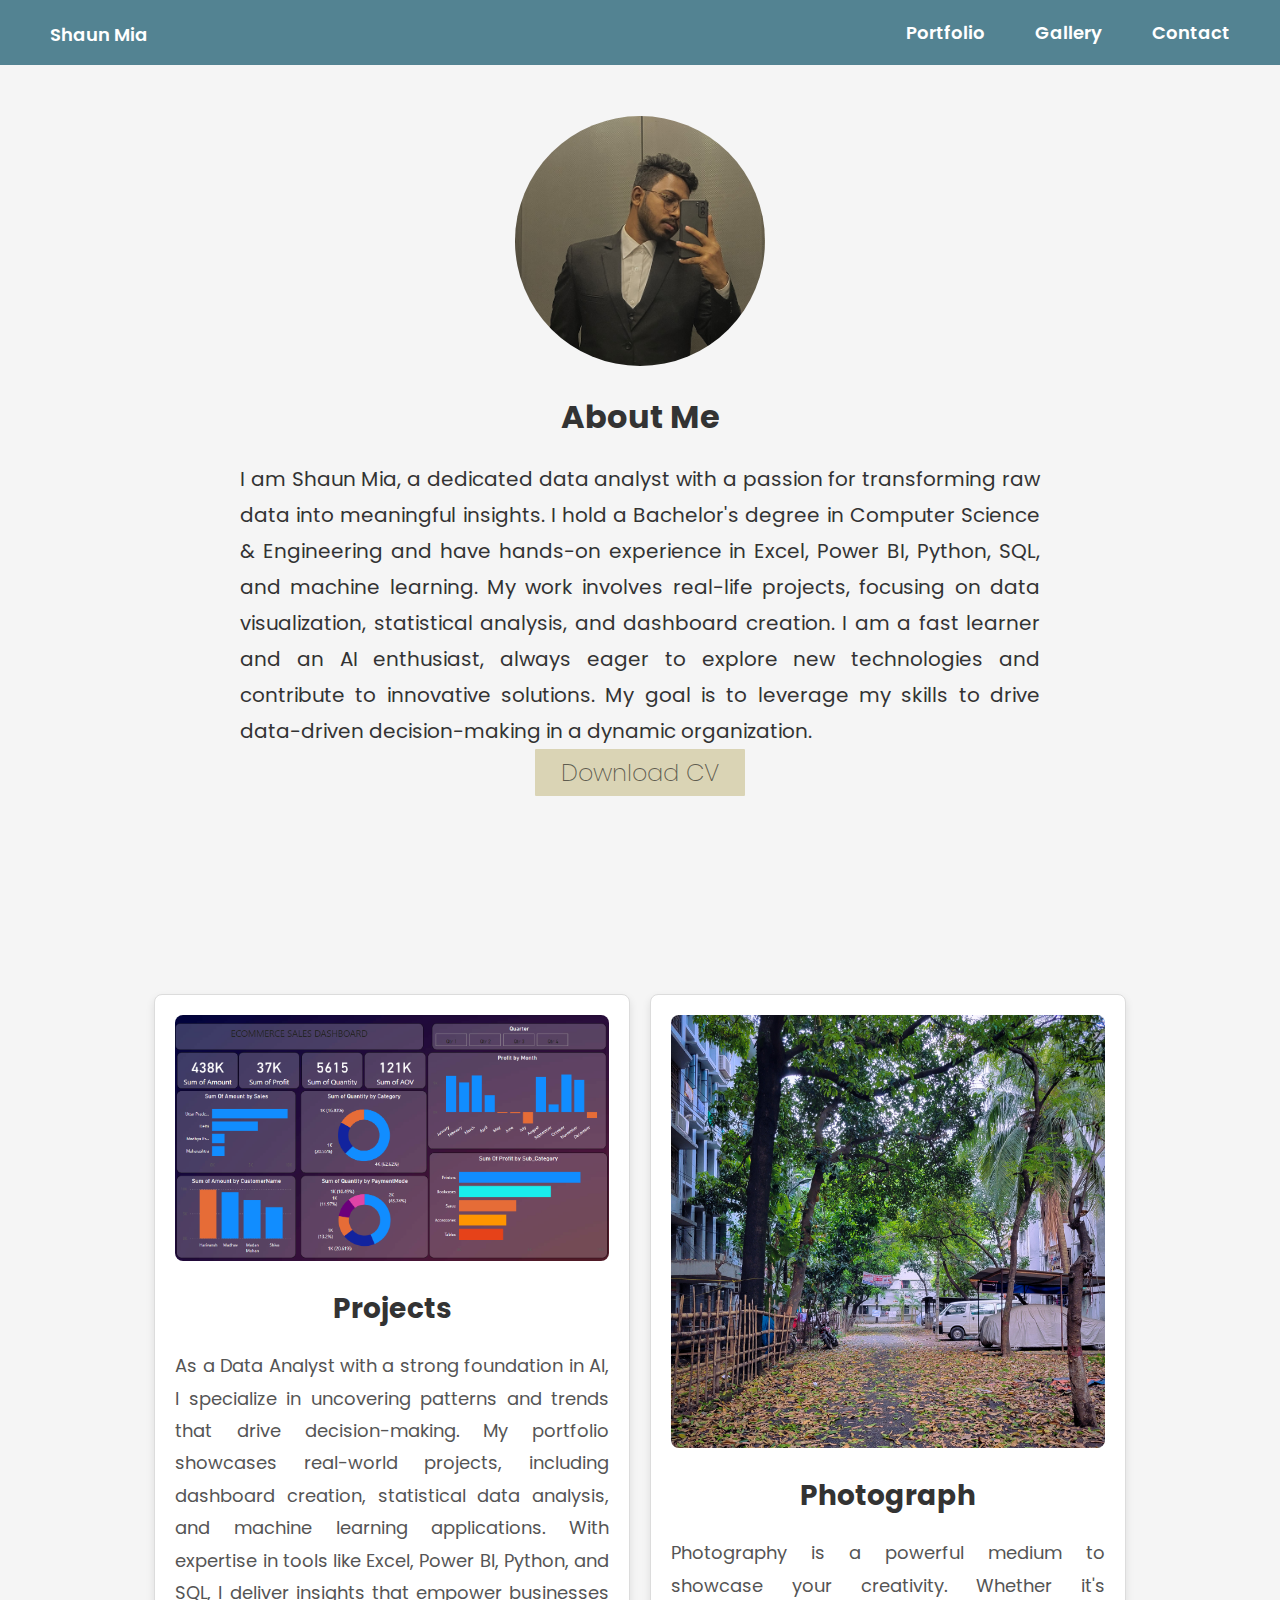
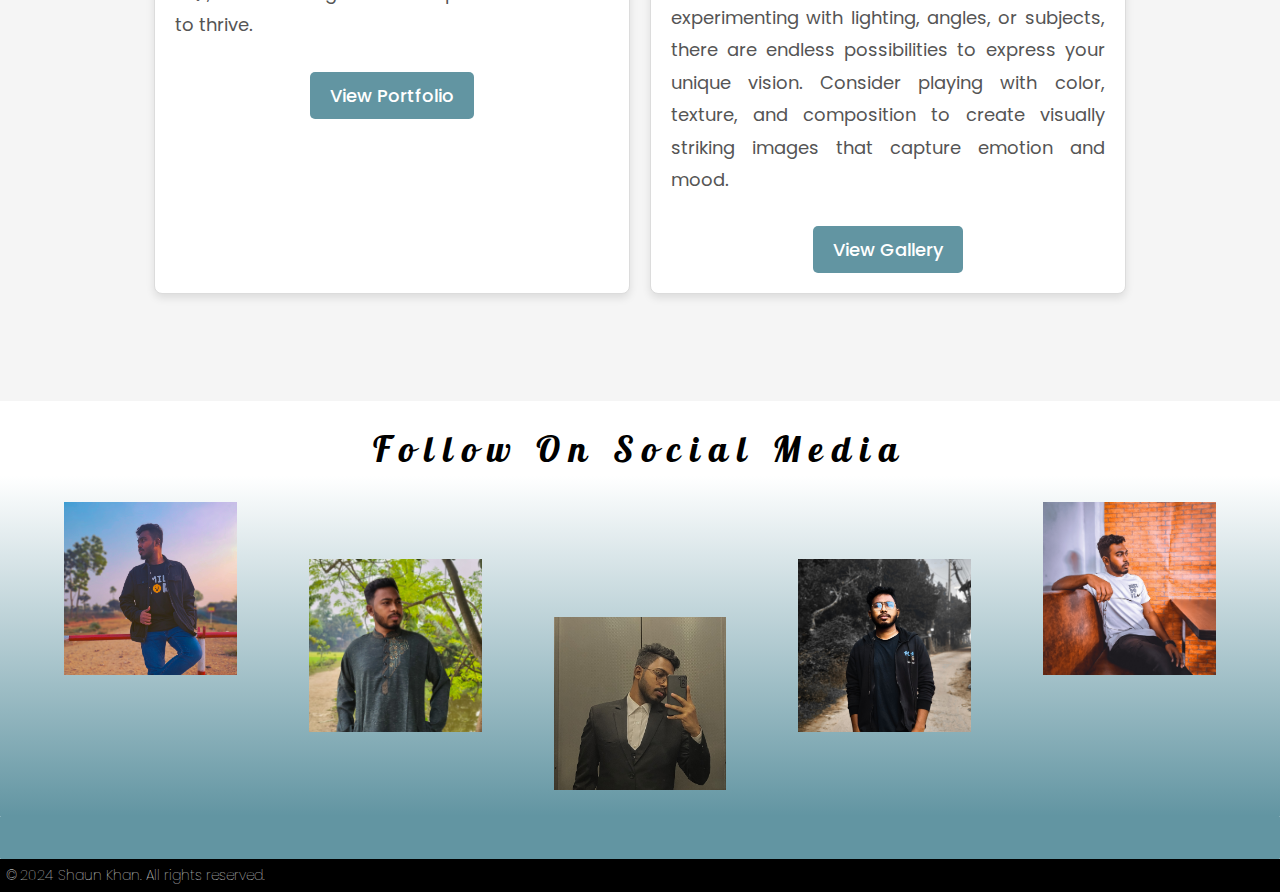
<file: index.html>
<!DOCTYPE html>
<html lang="en">

<head>
    <meta charset="UTF-8">
    <meta http-equiv="X-UA-Compatible" content="IE=edge">
    <meta name="viewport" content="width=device-width, initial-scale=1.0">
    <title>Shaun Mia</title>
         <!-- add icon link -->
     <link rel="icon" href="./image/Logo.png"
     type="image/x-icon" />

    <!-- Font style -->
    <link rel="preconnect" href="https://fonts.googleapis.com">
    <link rel="preconnect" href="https://fonts.gstatic.com" crossorigin>
    <link href="https://fonts.googleapis.com/css2?family=Pattaya&family=Poppins&display=swap" rel="stylesheet">

    <!-- Font Awesome -->
    <link rel="stylesheet" href="https://cdnjs.cloudflare.com/ajax/libs/font-awesome/6.3.0/css/all.min.css"
        integrity="sha512-SzlrxWUlpfuzQ+pcUCosxcglQRNAq/DZjVsC0lE40xsADsfeQoEypE+enwcOiGjk/bSuGGKHEyjSoQ1zVisanQ=="
        crossorigin="anonymous" referrerpolicy="no-referrer" />

    <!-- CSS files -->
    <link rel="stylesheet" href="./styles/style.css">
</head>

<body>
    <!-- Navigation Bar -->
    <header class="header">
        <nav>
            <h2 class="nav-title"><a href="./index.html">Shaun Mia</a></h2>
            <ul class="navbar">
                <li><a class="section" href="./Portfolio.html">Portfolio</a></li>
                <li><a class="section" href="./Gallery.html">Gallery</a></li>
                <li><a class="section" href="./Contact.html">Contact</a></li>
            </ul>
        </nav>
    </header>

    <!-- About Me Section -->
    <section class="home_container">
        <div class="about_me">
            <img src="./image/Shaun.jpg" alt="Shaun Mia">
            <h2 class="about_me_header">About Me</h2>
            <p class="about_me_text">
                I am Shaun Mia, a dedicated data analyst with a passion for transforming raw data into
                meaningful insights. I hold a Bachelor's degree in Computer Science & Engineering and have hands-on
                experience in Excel,
                Power BI, Python, SQL, and machine learning. My work involves real-life projects, focusing on data
                visualization, statistical
                analysis, and dashboard creation. I am a fast learner and an AI enthusiast, always eager to explore new
                technologies and contribute to innovative solutions. My goal is to leverage my skills to drive
                data-driven decision-making in a
                dynamic organization.
            </p>
            <button class="bio_button"><a href="./Shaun_Mia_Resume.pdf" target="_blank">Download CV</a></button>
        </div>
    </section>

    <!-- Projects Section -->
    <section class="home_container">
        <div class="portfolio_container">
            <div class="portfolio_box">
                <img src="./image/Dashboard_4.png" alt="Portfolio Image">
                <h2 class="portfolio_title">Projects</h2>
                <p class="portfolio_description">
                    As a Data Analyst with a strong foundation in AI, I specialize in uncovering
                    patterns and trends that drive decision-making. My portfolio showcases real-world projects,
                    including dashboard creation, statistical data analysis, and machine learning applications.
                    With expertise in tools like Excel, Power BI, Python, and SQL, I deliver insights that empower
                    businesses to thrive.
                </p>
                <a href="./Portfolio.html" class="project_button">View Portfolio</a>
            </div>

            <div class="portfolio_box">
                <img src="./image/photo.jpg" alt="Portfolio Image">
                <h2 class="portfolio_title">Photograph</h2>
                <p class="portfolio_description">
                    Photography is a powerful medium to showcase your creativity. Whether it's experimenting with
                    lighting, angles, or subjects, there are endless possibilities to express your unique vision.
                    Consider playing with color, texture, and composition to create visually striking images that
                    capture emotion and mood.
                </p>
                <a href="./Gallery.html" class="project_button">View Gallery</a>
            </div>
        </div>
    </section>

    <!-- Footer Section -->
    <h3 class="footer_head">Follow On Social Media</h3>
    <section class="footer_part">
        <img class="image_1" src="./image/shaun_1.jpg">
        <img class="image_2" src="./image/shaun_2.jpg">
        <img class="image_3" src="./image/shaun_3.jpg">
        <img class="image_4" src="./image/shaun_4.jpg">
        <img class="image_5" src="./image/shaun_5.jpg">
    </section>
    <footer class="contact">
        <p>
            <a href="Tel:+8801976133731"><i class="fa-solid fa-phone"></i></a>
            <a href="mailto:shaunmia.cse@gmail.com"><i class="fa-solid fa-envelope"></i></a>
            <a href="https://github.com/shaun-mia" target="_blank"><i class="fa-brands fa-github"></i></a>
            <a href="https://www.facebook.com/nameisshaun" target="_blank"><i class="fa-brands fa-facebook-f"></i></a>
            <a href="https://instagram.com/nameisshaun" target="_blank"><i class="fa-brands fa-instagram"></i></a>
            <a href="https://twitter.com/shaun__khan" target="_blank"><i class="fa-brands fa-twitter"></i></a>
            <a href="https://www.linkedin.com/in/shaun-mia" target="_blank"><i class="fa-brands fa-linkedin"></i></a>
        </p>
    </footer>



    <div class="rights_reserved">
        <p>&copy; 2024 Shaun Khan. All rights reserved.</p>
    </div>
</body>

</html>
</file>
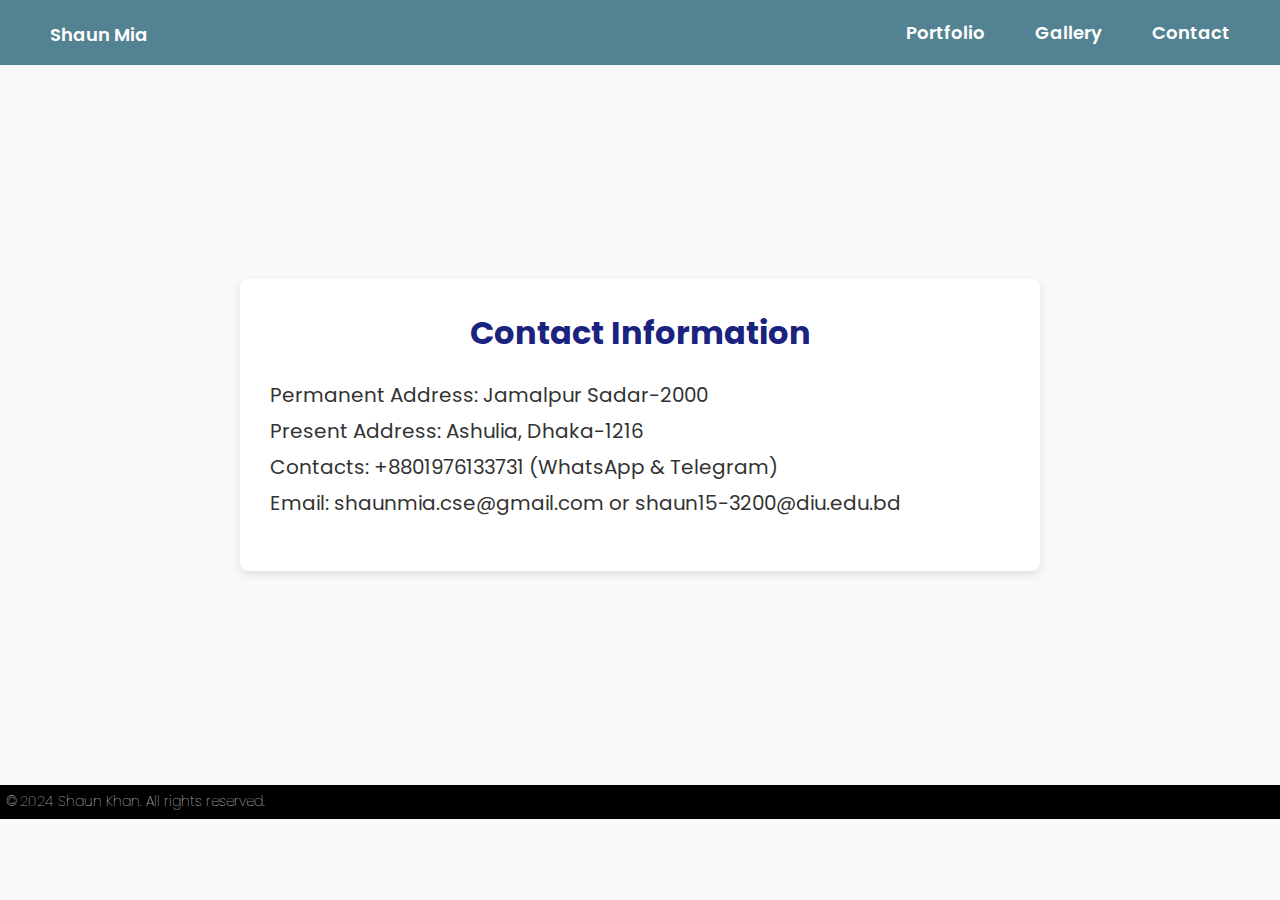
<file: Contact.html>
<!DOCTYPE html>
<html lang="en">

<head>
    <meta charset="UTF-8">
    <meta http-equiv="X-UA-Compatible" content="IE=edge">
    <meta name="viewport" content="width=device-width, initial-scale=1.0">
    <title>Shaun Khan - Contact </title>

    <!-- font style-->
    <link rel="preconnect" href="https://fonts.googleapis.com">
    <link rel="preconnect" href="https://fonts.gstatic.com" crossorigin>
    <link href="https://fonts.googleapis.com/css2?family=Pattaya&family=Poppins&display=swap" rel="stylesheet">

    <!-- font awesome -->
    <link rel="stylesheet" href="https://cdnjs.cloudflare.com/ajax/libs/font-awesome/6.3.0/css/all.min.css"
        integrity="sha512-SzlrxWUlpfuzQ+pcUCosxcglQRNAq/DZjVsC0lE40xsADsfeQoEypE+enwcOiGjk/bSuGGKHEyjSoQ1zVisanQ=="
        crossorigin="anonymous" referrerpolicy="no-referrer" />

    <!-- css files -->
    <link rel="stylesheet" href="./styles/style.css">
</head>

<body>
    <!-- navigation bar -->
    <header class="header">
        <nav>
            <h2 class="nav-title"><a href="./index.html">Shaun Mia</a></h2>
            <ul class="navbar">
                <li><a class="section" href="./Portfolio.html">Portfolio</a></li>
                <li><a class="section" href="./Gallery.html">Gallery</a></li>
                <li><a class="section" href="./Contact.html">Contact</a></li>

            </ul>
        </nav>
    </header>


    <!-- Contact Section -->
    <section class="contact_page">
        <div class="contact_box">
            <h3 class="contact_header">Contact Information</h3>
            <div class="contact_info">Permanent Address: Jamalpur Sadar-2000 <br>
                Present Address: Ashulia, Dhaka-1216<br>
                Contacts: +8801976133731 (WhatsApp & Telegram) <br>
                Email: shaunmia.cse@gmail.com or shaun15-3200@diu.edu.bd
                <footer id="contact">
                    <p>
                        <a href="Tel:+8801976133731"><i class="fa-solid fa-phone"></i></a>
                        <a href="mailto:shaunmia.cse@gmail.com"><i class="fa-solid fa-envelope"></i></a>
                        <a href="https://github.com/shaun-mia" target="_blank"><i class="fa-brands fa-github"></i></a>
                        <a href="https://www.facebook.com/nameisshaun" target="_blank"><i
                                class="fa-brands fa-facebook-f"></i></a>
                        <a href="https://instagram.com/nameisshaun" target="_blank"><i
                                class="fa-brands fa-instagram"></i></a>
                        <a href="https://twitter.com/shaun__khan" target="_blank"><i
                                class="fa-brands fa-twitter"></i></a>
                        <a href="https://www.linkedin.com/in/shaun-mia" target="_blank"><i
                                class="fa-brands fa-linkedin"></i></a>
                    </p>


            </div>
        </div>
    </section>

    <div class="rights_reserved">
       <p>&copy; 2024 Shaun Khan. All rights reserved.</p>
    </div>
</body>

</html>
</file>
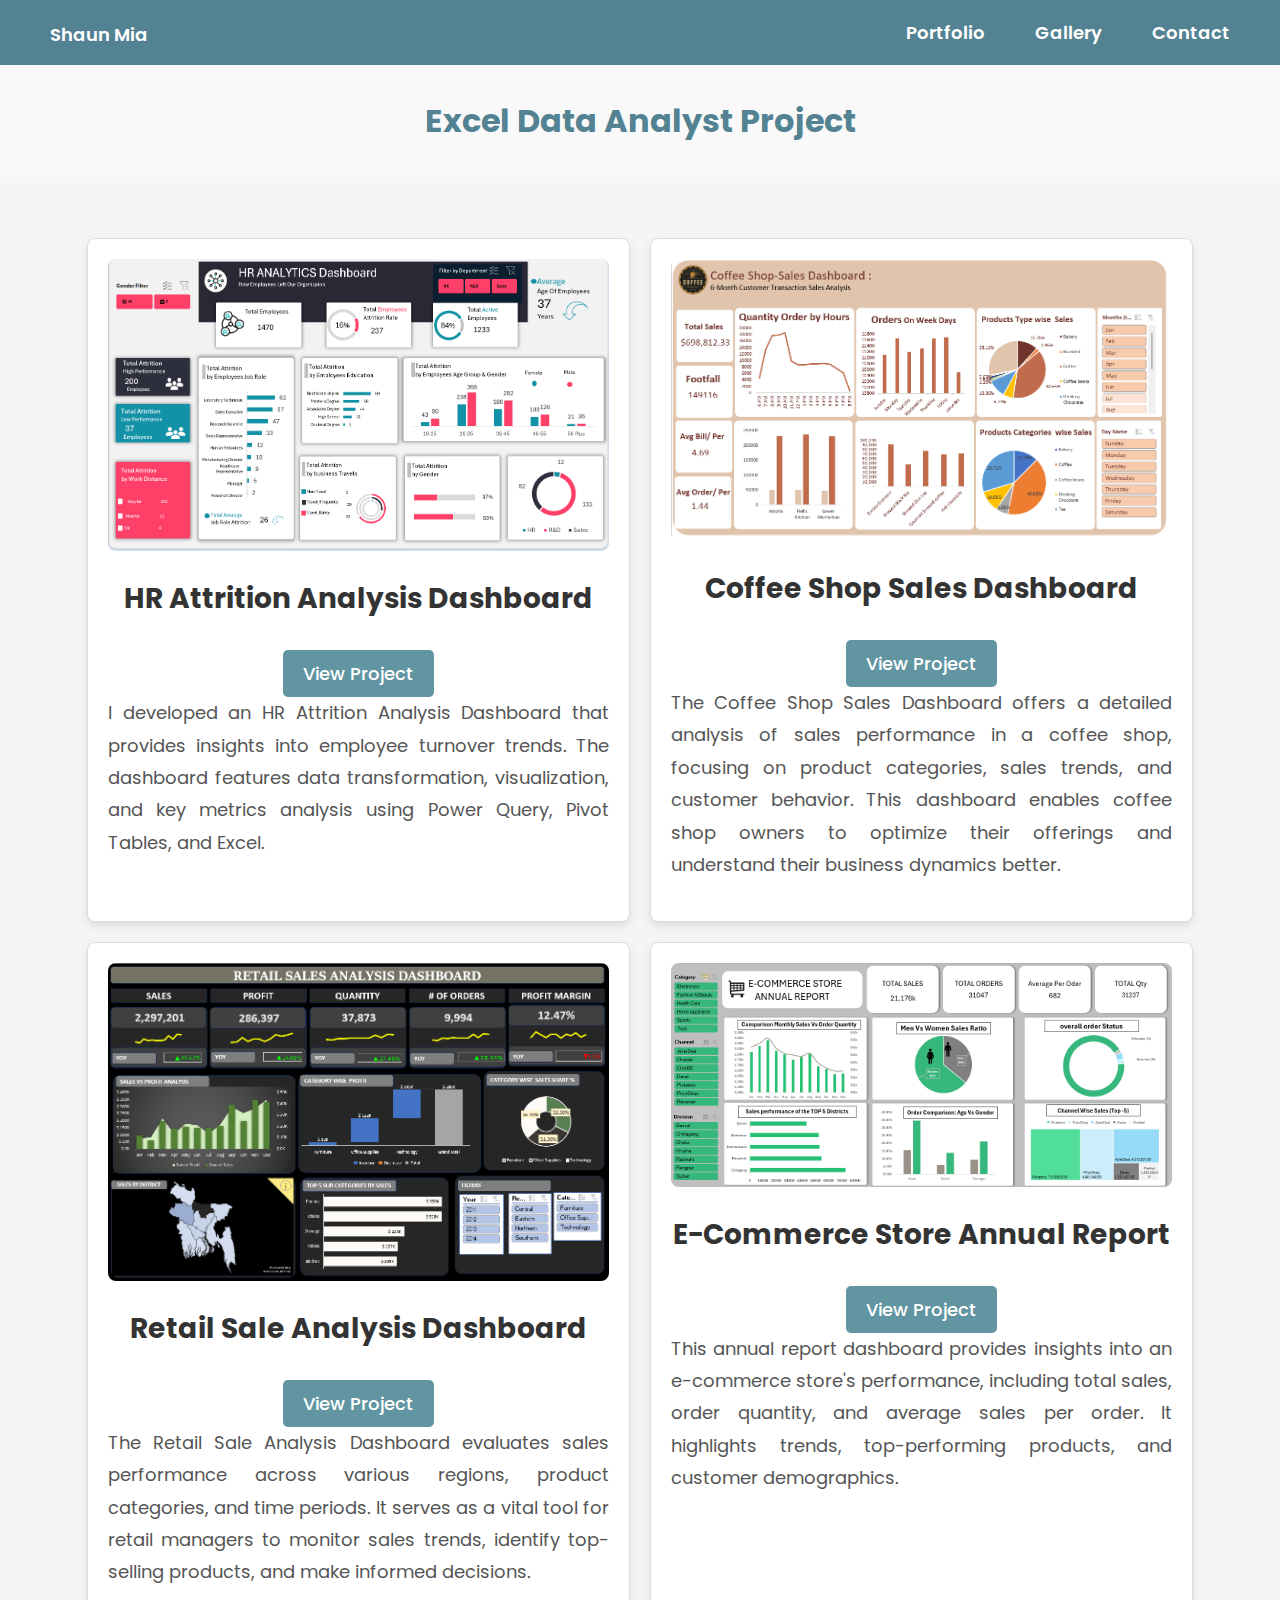
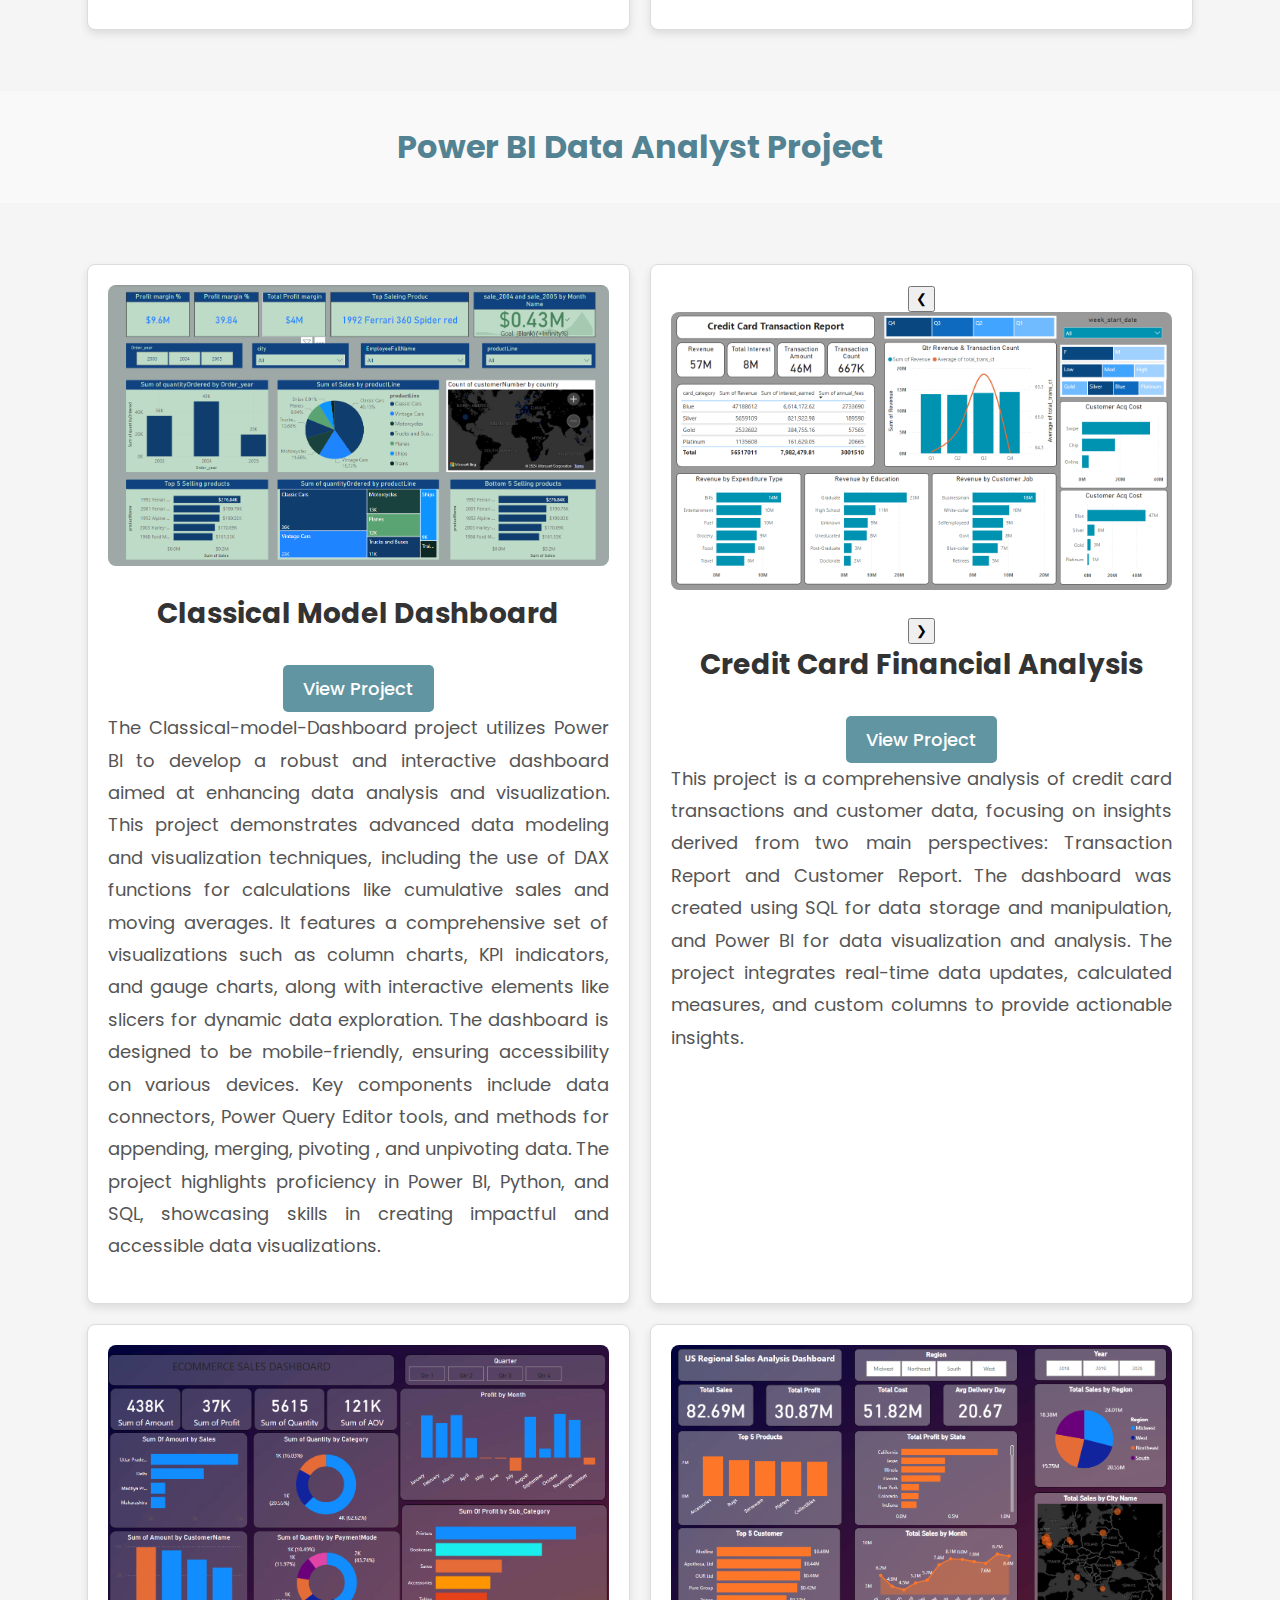
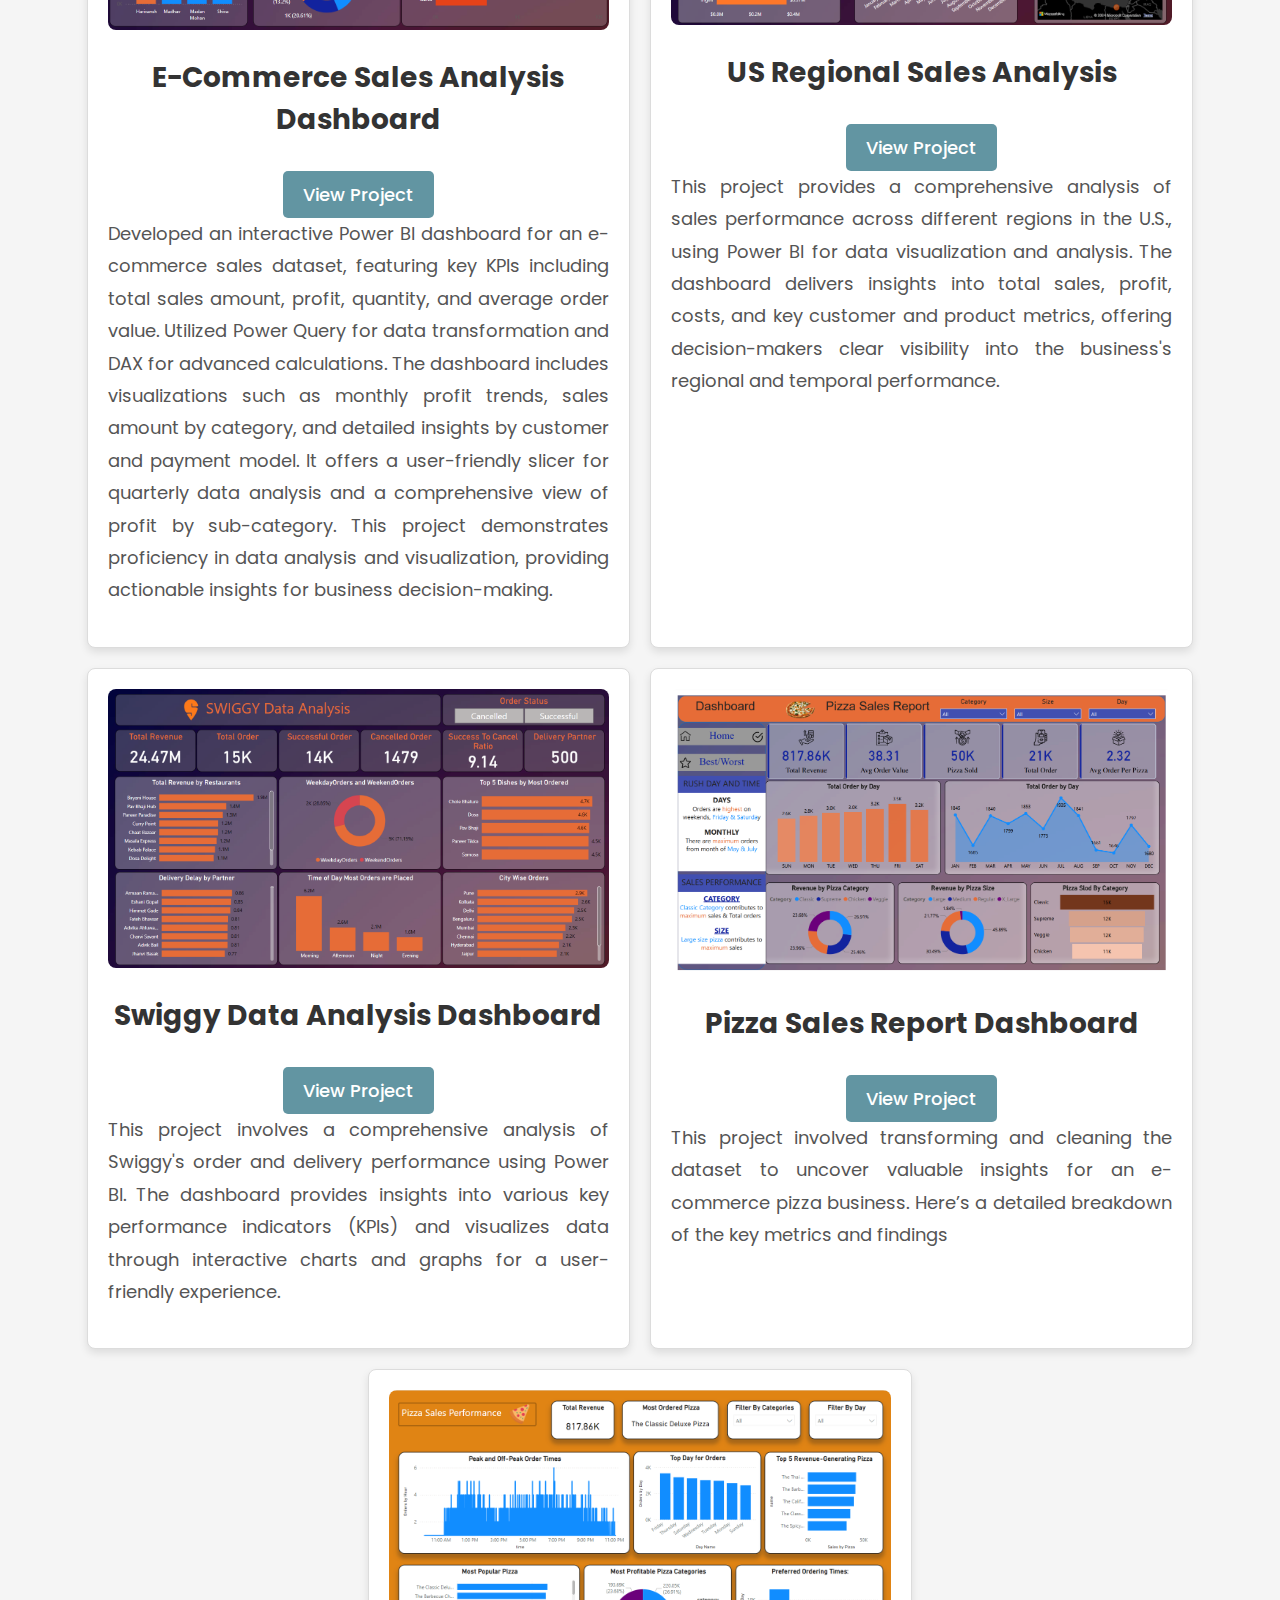
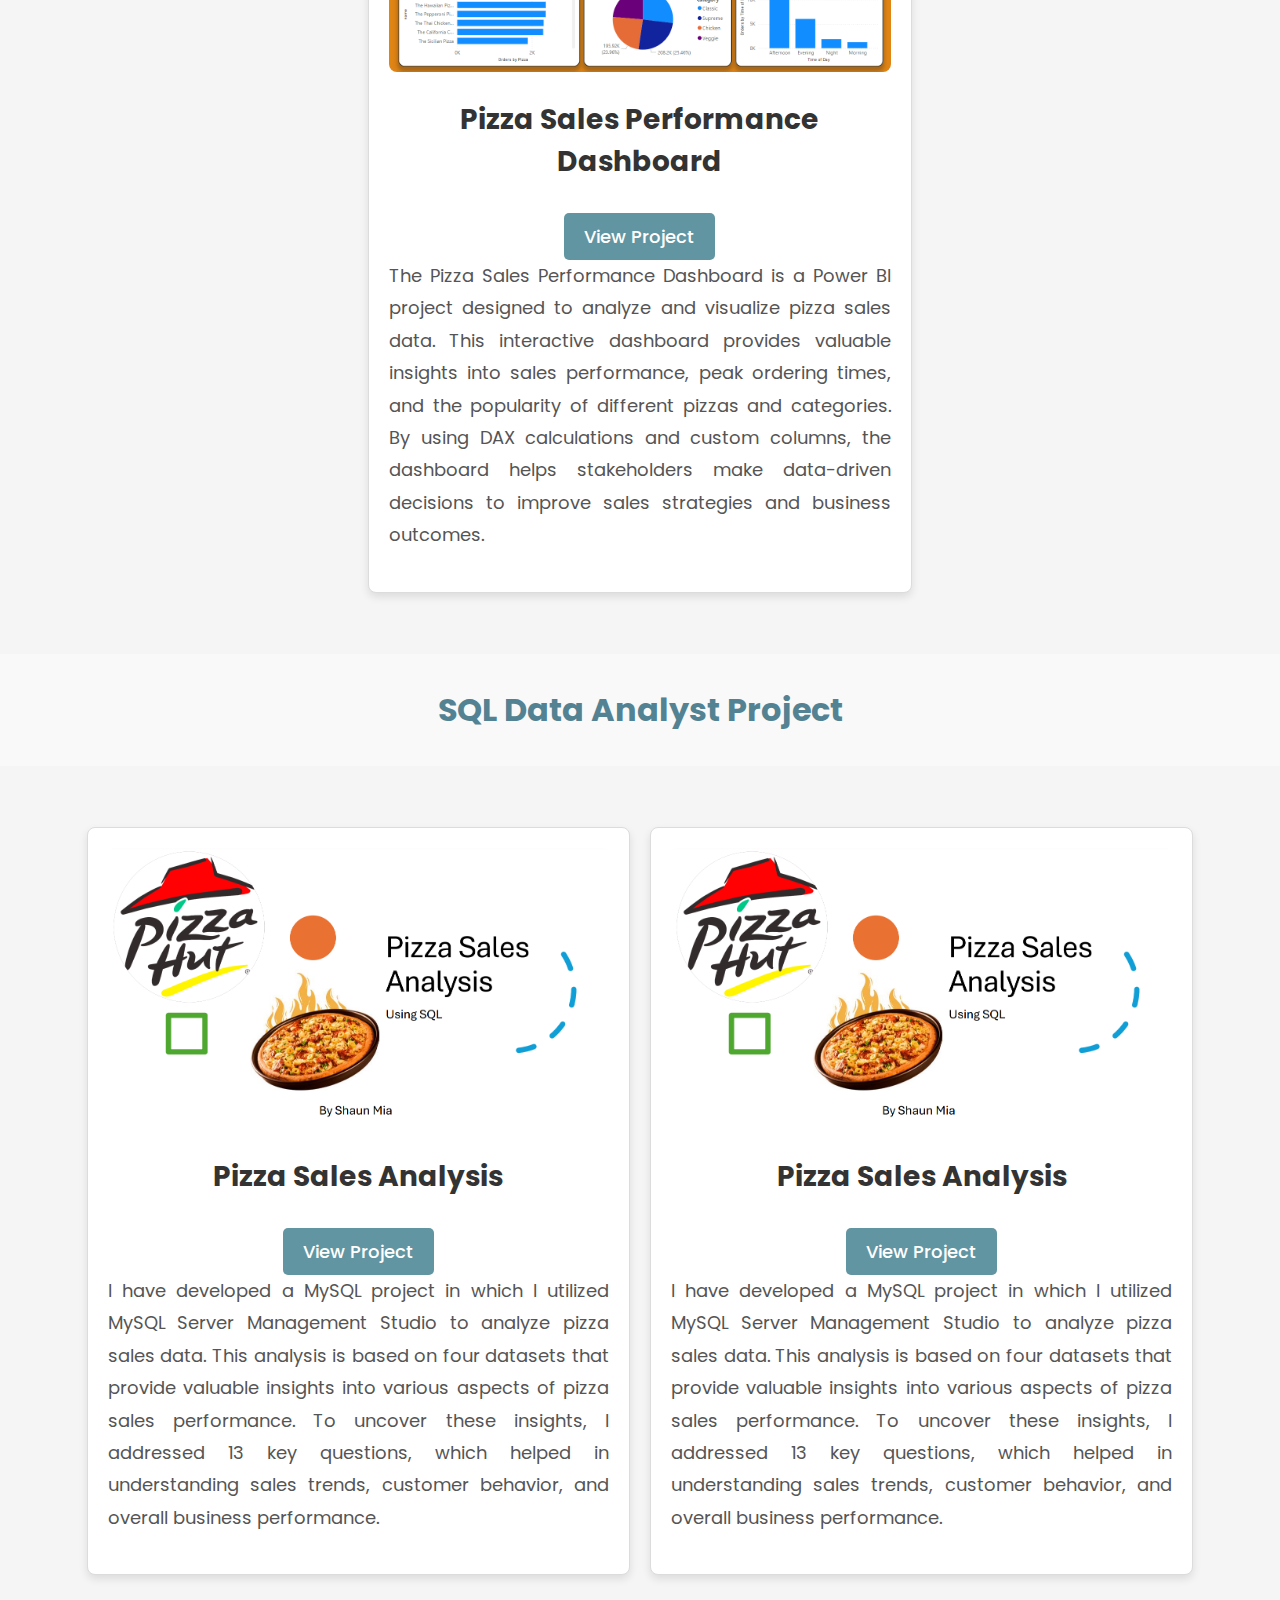
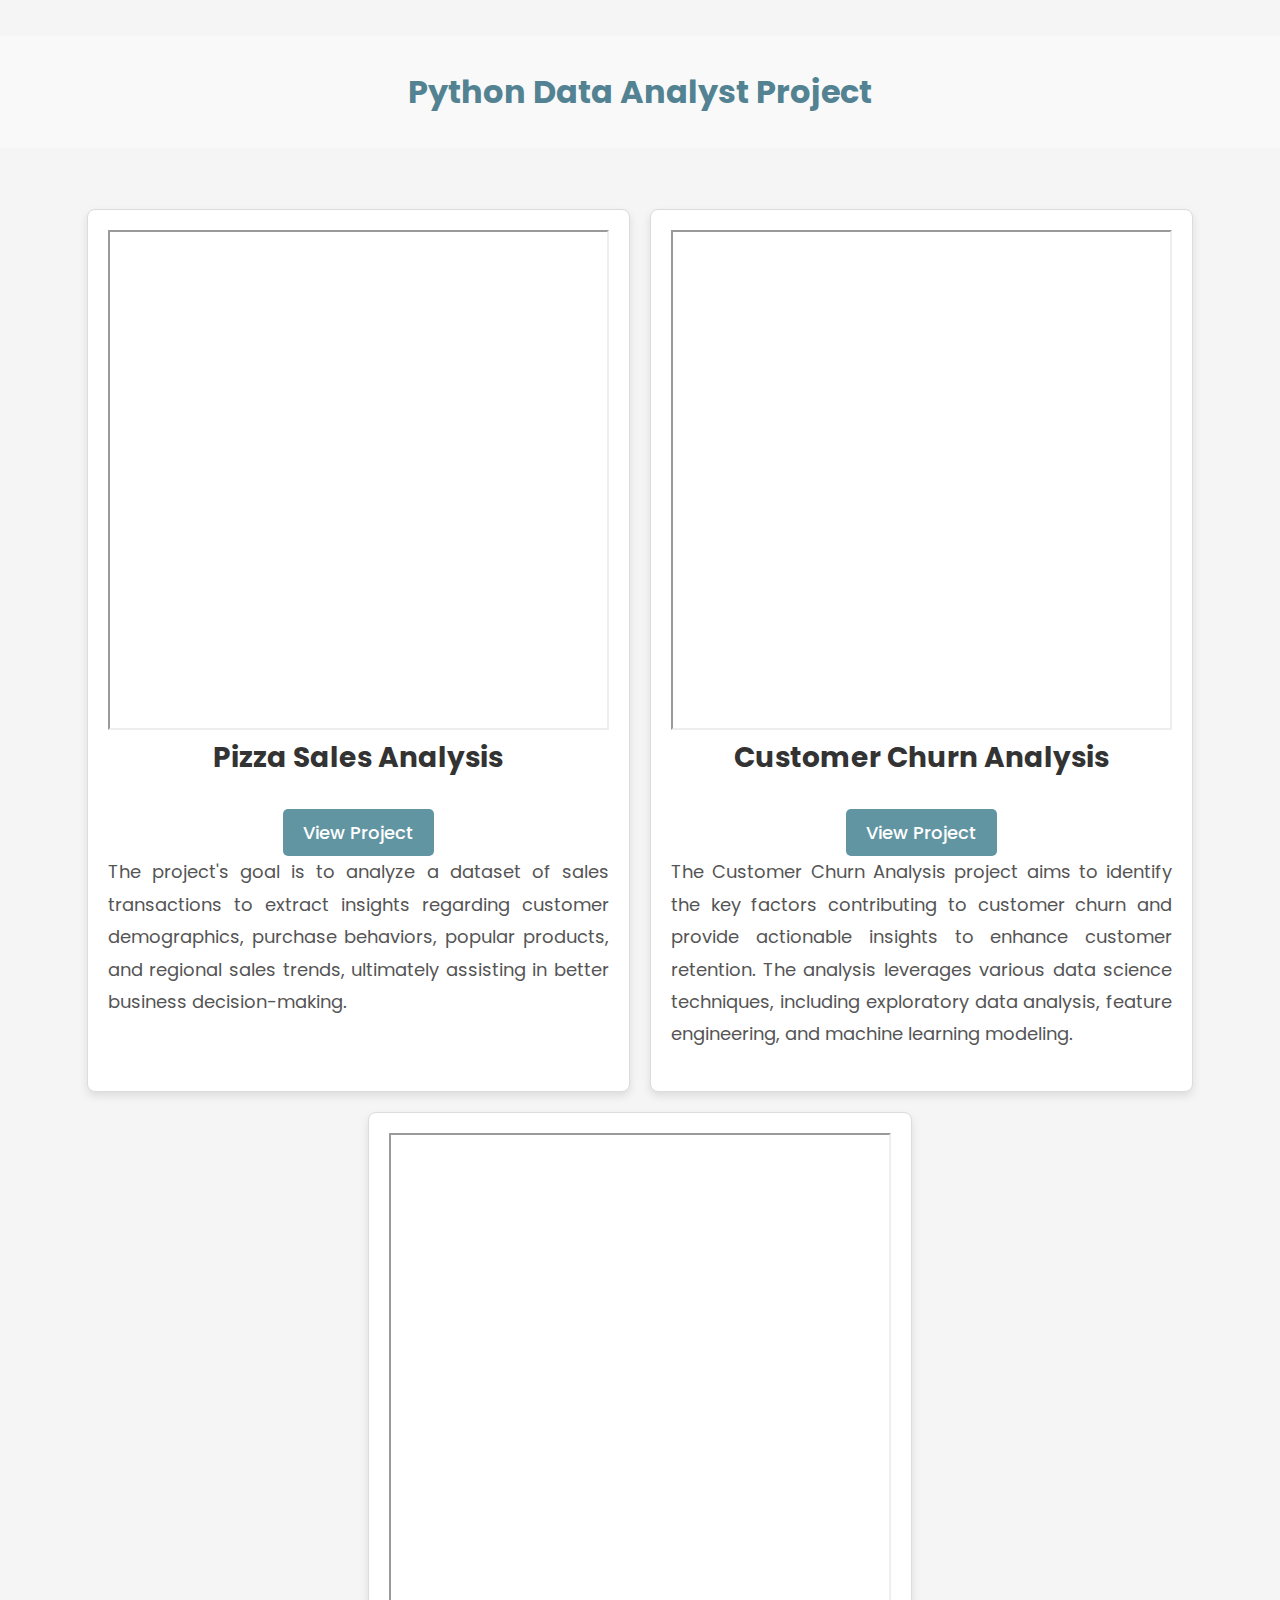
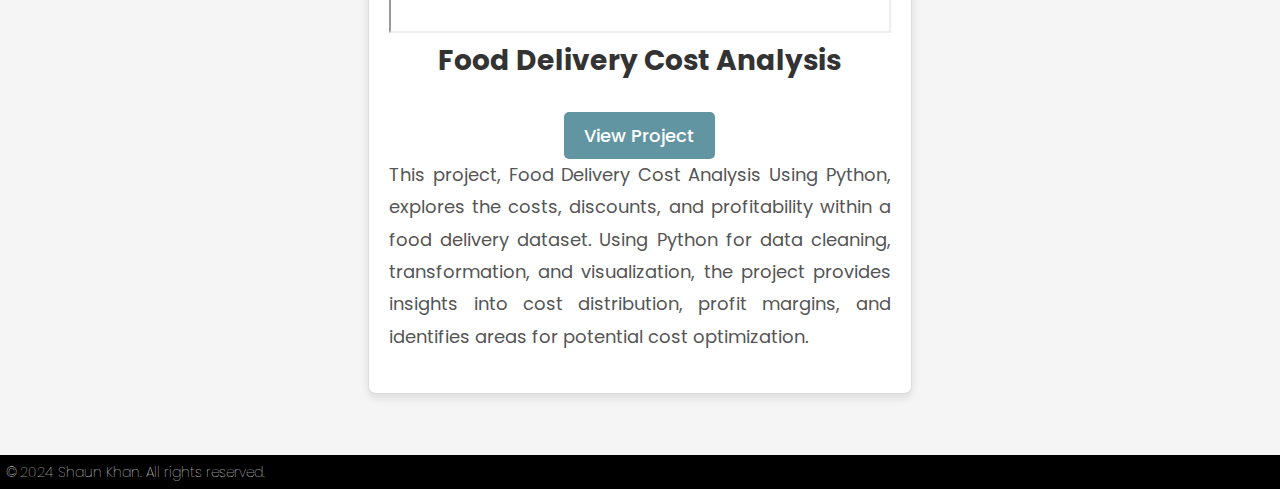
<file: Portfolio.html>
<!DOCTYPE html>
<html lang="en">

<head>
    <meta charset="UTF-8">
    <meta http-equiv="X-UA-Compatible" content="IE=edge">
    <meta name="viewport" content="width=device-width, initial-scale=1.0">
    <title>Shaun Khan - Portfolio</title>
    <!-- add icon link -->
    <link rel="icon" href="./image/Logo.png" type="image/x-icon" />

    <!-- font style-->
    <link rel="preconnect" href="https://fonts.googleapis.com">
    <link rel="preconnect" href="https://fonts.gstatic.com" crossorigin>
    <link href="https://fonts.googleapis.com/css2?family=Pattaya&family=Poppins&display=swap" rel="stylesheet">

    <!-- font awesome -->
    <link rel="stylesheet" href="https://cdnjs.cloudflare.com/ajax/libs/font-awesome/6.3.0/css/all.min.css"
        integrity="sha512-SzlrxWUlpfuzQ+pcUCosxcglQRNAq/DZjVsC0lE40xsADsfeQoEypE+enwcOiGjk/bSuGGKHEyjSoQ1zVisanQ=="
        crossorigin="anonymous" referrerpolicy="no-referrer" />

    <!-- css files -->
    <link rel="stylesheet" href="./styles/style.css">
    <script src="https://mozilla.github.io/pdf.js/build/pdf.js"></script>

</head>

<body>
    <!-- navigation bar -->
    <header class="header">
        <nav>
            <h2 class="nav-title"><a href="./index.html">Shaun Mia</a></h2>
            <ul class="navbar">
                <li><a class="section" href="./Portfolio.html">Portfolio</a></li>
                <li><a class="section" href="./Gallery.html">Gallery</a></li>
                <li><a class="section" href="./Contact.html">Contact</a></li>
            </ul>
        </nav>
    </header>

    <!-- Excel section -->
    <section>
        <h3 class="portfolio_heading">Excel Data Analyst Project </h3>
        <div class="portfolio_container">
            <div class="portfolio_box">
                <img src="./image/Dashboard_1.png" alt="HR Attrition Analysis Dashboard">
                <h2 class="portfolio_title">HR Attrition Analysis Dashboard</h2>
                <a class="view_project_button"
                    href="https://github.com/shaun-mia/Excel-dashboard-Project?tab=readme-ov-file#2-hr-attrition-dashboard"
                    target="_blank">View Project</a>
                <p class="portfolio_description">
                    I developed an HR Attrition Analysis Dashboard that provides insights into employee turnover trends.
                    The
                    dashboard features data transformation, visualization, and key metrics analysis using Power Query,
                    Pivot
                    Tables, and Excel.
                </p>
            </div>
            <div class="portfolio_box">
                <img src="./image/Coffee.png" alt="Coffee Shop Sales Dashboard">
                <h2 class="portfolio_title">Coffee Shop Sales Dashboard</h2>
                <a class="view_project_button"
                    href="https://github.com/shaun-mia/Excel-dashboard-Project?tab=readme-ov-file#1-coffee-shop-sales-dashboard"
                    target="_blank">View Project</a>
                <p class="portfolio_description">
                    The Coffee Shop Sales Dashboard offers a detailed analysis of sales performance in a coffee shop,
                    focusing on product categories, sales trends, and customer behavior. This dashboard enables
                    coffee shop owners to optimize their offerings and understand their business dynamics better.
                </p>
            </div>

            <div class="portfolio_box">
                <img src="./image/Dashboard.png" alt="Retail Sale Analysis Dashboard">
                <h2 class="portfolio_title">Retail Sale Analysis Dashboard</h2>
                <a class="view_project_button"
                    href="https://github.com/shaun-mia/Excel-dashboard-Project?tab=readme-ov-file#3-retail-sale-analysis-dashboard"
                    target="_blank">View Project</a>
                <p class="portfolio_description">
                    The Retail Sale Analysis Dashboard evaluates sales performance across
                    various regions, product categories, and time periods.
                    It serves as a vital tool for retail managers to monitor sales trends,
                    identify top-selling products, and make informed decisions.
                </p>
            </div>
            <div class="portfolio_box">
                <img src="./image/Dashboard_2.png" alt="E-Commerce Store Annual Report">
                <h2 class="portfolio_title">E-Commerce Store Annual Report</h2>
                <a class="view_project_button"
                    href="https://github.com/shaun-mia/Excel-dashboard-Project?tab=readme-ov-file#4-e-commerce-store-annual-report"
                    target="_blank">View Project</a>
                <p class="portfolio_description">
                    This annual report dashboard provides insights into an e-commerce store's performance,
                    including total sales, order quantity, and average sales per order.
                    It highlights trends, top-performing products, and customer demographics.
                </p>
            </div>
        </div>
    </section>

    <!-- Power BI section -->
    <section>
        <h3 class="portfolio_heading">Power BI Data Analyst Project </h3>
        <div class="portfolio_container">
            <div class="portfolio_box">
                <img src="./image/Dashboard_3.png" alt="Classical Model Dashboard">
                <h2 class="portfolio_title">Classical Model Dashboard</h2>
                <a class="view_project_button" href="https://github.com/shaun-mia/Classical-model-Dashboard"
                    target="_blank">View Project</a>
                <p class="portfolio_description">
                    The Classical-model-Dashboard project utilizes Power BI to develop a robust and interactive
                    dashboard
                    aimed at enhancing data analysis and visualization. This project demonstrates advanced data modeling
                    and
                    visualization techniques, including the use of DAX functions for calculations like cumulative sales
                    and moving averages.
                    It features a comprehensive set of visualizations such as column charts, KPI indicators, and gauge
                    charts, along with interactive
                    elements like slicers for dynamic data exploration. The dashboard is designed to be mobile-friendly,
                    ensuring accessibility on
                    various devices. Key components include data connectors, Power Query Editor tools, and methods for
                    appending, merging, pivoting
                    , and unpivoting data. The project highlights proficiency in Power BI, Python, and SQL, showcasing
                    skills in creating impactful
                    and accessible data visualizations.
                </p>
            </div>

            <div class="portfolio_box">
                <div class="image_slider">
                    <button onclick="prevImage()" class="nav_button left">❮</button>

                    <img id="portfolio_image" src="./image/Credit Card Transction.png"
                        alt="Credit Card Financial Analysis">

                    <button onclick="nextImage()" class="nav_button right">❯</button>
                </div>

                <h2 class="portfolio_title">Credit Card Financial Analysis</h2>
                <a class="view_project_button" href="https://github.com/shaun-mia/Credit-Card-Financial-Dashboard"
                    target="_blank">View Project</a>
                <p class="portfolio_description">
                    This project is a comprehensive analysis of credit card transactions and customer data, focusing on
                    insights derived from two main perspectives: Transaction Report and Customer Report. The dashboard
                    was created using SQL for data storage and manipulation, and Power BI for data visualization and
                    analysis. The project integrates real-time data updates, calculated measures, and custom columns to
                    provide actionable insights.
                </p>
            </div>


            <div class="portfolio_box">
                <img src="./image/Dashboard_4.png" alt="E-Commerce Sales Analysis Dashboard">
                <h2 class="portfolio_title">E-Commerce Sales Analysis Dashboard</h2>
                <a class="view_project_button" href="https://github.com/shaun-mia/e-commerce-sales-data-analysis"
                    target="_blank">View Project</a>
                <p class="portfolio_description">
                    Developed an interactive Power BI dashboard for an e-commerce sales dataset,
                    featuring key KPIs including total sales amount, profit, quantity, and average order
                    value. Utilized Power Query for data transformation and DAX for advanced calculations.
                    The dashboard includes visualizations such as monthly profit trends, sales amount by category,
                    and detailed insights by customer and payment model. It offers a user-friendly slicer for quarterly
                    data
                    analysis and a comprehensive view of profit by sub-category.
                    This project demonstrates proficiency in data analysis and visualization, providing actionable
                    insights
                    for business decision-making.
                </p>
            </div>


            <div class="portfolio_box">
                <img src="./image/US_Regional_Sales_Dashboard.png" alt="US_Regional_Sales_Dashboard">
                <h2 class="portfolio_title">US Regional Sales Analysis</h2>
                <a class="view_project_button" href="https://github.com/shaun-mia/US_Regional_Sales_Dashboard"
                    target="_blank">View Project</a>
                <p class="portfolio_description">
                    This project provides a comprehensive analysis of sales performance across different regions in the
                    U.S.,
                    using Power BI for data visualization and analysis. The dashboard delivers insights into total
                    sales, profit, costs,
                    and key customer and product metrics, offering decision-makers clear visibility into the business's
                    regional and temporal performance.
                </p>
            </div>


            <div class="portfolio_box">
                <img src="./image/Swiggy Data Analysis Dashboard.png" alt="Swiggy Data Analysis Dashboard">
                <h2 class="portfolio_title">Swiggy Data Analysis Dashboard</h2>
                <a class="view_project_button" href="https://github.com/shaun-mia/Swiggy-Data-Analysis"
                    target="_blank">View Project</a>
                <p class="portfolio_description">
                    This project involves a comprehensive analysis of Swiggy's order and delivery performance using
                    Power BI.
                    The dashboard provides insights into various key performance indicators (KPIs) and visualizes data
                    through
                    interactive charts and graphs for a user-friendly experience.
                </p>
            </div>


            <div class="portfolio_box">
                <img src="./image/PIZZAS SALES REPORT DASHBOARD.png" alt="Pizza Sales Report Dashboard">
                <h2 class="portfolio_title">Pizza Sales Report Dashboard</h2>
                <a class="view_project_button" href="https://github.com/shaun-mia/Pizza-Sales-Report-Power-BI-"
                    target="_blank">View Project</a>
                <p class="portfolio_description">
                    This project involved transforming and cleaning the dataset to uncover valuable insights for an
                    e-commerce pizza business.
                    Here’s a detailed breakdown of the key metrics and findings
                </p>
            </div>


            <div class="portfolio_box">
                <img src="./image/pizza.png" alt="Pizza Sales Performance Dashboard">
                <h2 class="portfolio_title">Pizza Sales Performance Dashboard</h2>
                <a class="view_project_button" href="https://github.com/shaun-mia/Pizza-Sale-Performance-Dashboard"
                    target="_blank">View Project</a>
                <p class="portfolio_description">
                    The Pizza Sales Performance Dashboard is a Power BI project designed to analyze and
                    visualize pizza sales data. This interactive dashboard provides valuable insights
                    into sales performance, peak ordering times, and the popularity of different pizzas and
                    categories. By using DAX calculations and custom columns, the dashboard helps stakeholders make
                    data-driven decisions to improve sales strategies and business outcomes.
                </p>
            </div>

    </section>



    <!-- SQL section -->
    <section>
        <h3 class="portfolio_heading">SQL Data Analyst Project </h3>
        <div class="portfolio_container">
            <div class="portfolio_box">
                <img src="./image/Pizza Sales Analysis.png" alt="Pizza Sales Analysis">
                <h2 class="portfolio_title">Pizza Sales Analysis</h2>
                <a class="view_project_button" href="https://github.com/shaun-mia/Pizza-Sale-Analysis-Sql-Project"
                    target="_blank">View Project</a>
                <p class="portfolio_description">
                    I have developed a MySQL project in
                    which I utilized MySQL Server Management Studio to analyze
                    pizza sales data. This analysis is based on four datasets that provide
                    valuable insights into various aspects of pizza sales performance. To
                    uncover these insights, I addressed 13 key questions, which helped
                    in understanding sales trends, customer behavior, and overall
                    business performance.
                </p>
            </div>


            <div class="portfolio_box">
                <img src="./image/Pizza Sales Analysis.png" alt="Pizza Sales Analysis">
                <h2 class="portfolio_title">Pizza Sales Analysis</h2>
                <a class="view_project_button" href="https://github.com/shaun-mia/Pizza-Sale-Analysis-Sql-Project"
                    target="_blank">View Project</a>
                <p class="portfolio_description">
                    I have developed a MySQL project in
                    which I utilized MySQL Server Management Studio to analyze
                    pizza sales data. This analysis is based on four datasets that provide
                    valuable insights into various aspects of pizza sales performance. To
                    uncover these insights, I addressed 13 key questions, which helped
                    in understanding sales trends, customer behavior, and overall
                    business performance.
                </p>
            </div>

    </section>

    <!-- Python section -->
    <section>
        <h3 class="portfolio_heading"> Python Data Analyst Project </h3>
        <div class="portfolio_container">
            <div class="portfolio_box">
                <!-- PDF viewer embedded instead of image -->
                <div class="pdf_slider">
                    <iframe id="pdf_viewer" src="./pdf/Sales_Data_Analysis.pdf" width="100%" height="500px"></iframe>
                </div>

                <h2 class="portfolio_title">Pizza Sales Analysis</h2>
                <a class="view_project_button" href="https://github.com/shaun-mia/Pizza-Sale-Analysis-Sql-Project"
                    target="_blank">View Project</a>
                <p class="portfolio_description">
                    The project's goal is to analyze a dataset of sales transactions to extract insights regarding
                    customer demographics, purchase behaviors, popular products, and regional sales trends,
                    ultimately assisting in better business decision-making.
                </p>
            </div>

            <div class="portfolio_box">
                <!-- PDF viewer embedded instead of image -->
                <div class="pdf_slider">
                    <iframe id="pdf_viewer" src="./pdf/Customer_Churn_Analysis.pdf" width="100%"
                        height="500px"></iframe>
                </div>

                <h2 class="portfolio_title">Customer Churn Analysis</h2>
                <a class="view_project_button" href="https://github.com/shaun-mia/Customer-Churn-Analysis"
                    target="_blank">View Project</a>
                <p class="portfolio_description">
                    The Customer Churn Analysis project aims to identify the key factors contributing to customer
                    churn and provide actionable insights to enhance customer retention.
                    The analysis leverages various data science techniques, including exploratory data analysis,
                    feature engineering, and machine learning modeling.
                </p>
            </div>



            <div class="portfolio_box">
                <!-- PDF viewer embedded instead of image -->
                <div class="pdf_slider">
                    <iframe id="pdf_viewer" src="./pdf/Food_Delivery_Cost_Analysis.pdf" width="100%"
                        height="500px"></iframe>
                </div>

                <h2 class="portfolio_title">Food Delivery Cost Analysis</h2>
                <a class="view_project_button" href="https://github.com/shaun-mia/Food-delivery-costs-Analysis"
                    target="_blank">View Project</a>
                <p class="portfolio_description">
                    This project, Food Delivery Cost Analysis Using Python, explores the costs, discounts,
                    and profitability within a food delivery dataset.
                    Using Python for data cleaning, transformation, and visualization, the project provides
                    insights into cost distribution, profit margins,
                    and identifies areas for potential cost optimization.
                </p>
            </div>


    </section>






    <!-- footer -->
    </div>
    <div class="rights_reserved">
        <p>&copy; 2024 Shaun Khan. All rights reserved.</p>
    </div>
    </footer>

    <script>
        const images = [
            "./image/Credit Card Transction.png",
            "./image/Credit Card Customer.png" // Add the path to your second image here
        ];
        let currentImageIndex = 0;

        function showImage(index) {
            document.getElementById("portfolio_image").src = images[index];
        }

        function prevImage() {
            currentImageIndex = (currentImageIndex === 0) ? images.length - 1 : currentImageIndex - 1;
            showImage(currentImageIndex);
        }

        function nextImage() {
            currentImageIndex = (currentImageIndex === images.length - 1) ? 0 : currentImageIndex + 1;
            showImage(currentImageIndex);
        }
    </script>
    <script>
        const pdfPath = './pdf/Sales_Data_Analysis.pdf'; // Change this path to your PDF file location
        let pdfDoc = null,
            currentPage = 1;

        async function loadPDF() {
            pdfDoc = await pdfjsLib.getDocument(pdfPath).promise;
            renderPage(currentPage);
        }

        async function renderPage(pageNum) {
            const page = await pdfDoc.getPage(pageNum);
            const viewport = page.getViewport({ scale: 1.2 });
            const canvas = document.getElementById('pdf_canvas');
            const context = canvas.getContext('2d');
            canvas.height = viewport.height;
            canvas.width = viewport.width;

            const renderContext = {
                canvasContext: context,
                viewport: viewport
            };
            page.render(renderContext);
        }

        function prevPage() {
            if (currentPage <= 1) return;
            currentPage--;
            renderPage(currentPage);
        }

        function nextPage() {
            if (currentPage >= pdfDoc.numPages) return;
            currentPage++;
            renderPage(currentPage);
        }

        loadPDF(); // Load the PDF on page load
    </script>


</body>

</html>
</file>
<file: styles/style.css>
/* for all */
* {
    font-family: 'Poppins', sans-serif;
    margin: 0;
    box-sizing: border-box;
}

body {
    background-color: #f9f9f9;
    color: #333;
}

/* Navigation Bar */
nav {
    display: flex;
    justify-content: space-between;
    align-items: center;
    padding: 15px 50px;
    background-color: #538392;
    /*blue */
}

nav ul {
    display: flex;
    align-items: center;
    padding: 0;
    margin: 0;
}

nav li {
    list-style: none;
    margin-left: 50px;
}

.section {
    text-decoration: none;
    font-weight: 600;
    font-size: 18px;
    color: #ffffff;
    /* White */
}

.nav-title a {
    text-decoration: none;
    font-weight: 600;
    font-size: 18px;
    color: #ffffff;
    /* White */
}

/* my bio */
.bio_button {
    background: #DAD4B5;
    color: rgba(0, 0, 0, 0.57);
    border-radius: 1px;
    font-weight: 200;
    font-size: 24px;
    text-align: center;
    border: 0;
    padding: 0.75% 3.25%;
    margin-bottom: 2%;
    display: block;
    margin: 0 auto;
    /* Center button horizontally */
}

.bio_button:hover {
    background-color: none;
    border: 2px dashed salmon;
}

.bio_button a {
    text-decoration: none;
    color: rgba(0, 0, 0, 0.57);
}

.bio_text {
    font-weight: 400;
    font-size: 24px;
    letter-spacing: 0.1em;
    text-align: justify;
    /* Center text alignment */
    color: #FFFFFF;
    margin-bottom: 3%;
    max-width: 100%;
}

.bio_img img {
    width: 250px;
    border-radius: 50%;
}

.bio_head {
    font-weight: 500;
    font-size: 36px;
    text-align: center;
    line-height: 54px;
    letter-spacing: 0.245em;
    color: #FFFFFF;
    margin-bottom: 2%;
}


/* Project Box*/

.home_container {
    display: flex;
    flex-direction: column;
    align-items: center;
    padding: 4% 6%; 
    background-color: #F5F5F5;
    /* Light background color */
}

.about_me {
    text-align: center;
    max-width: 800px;
    margin-bottom: 40px;
}

.about_me img {
    width: 250px;
    /* Adjust based on preference */
    border-radius: 50%;
    margin-bottom: 20px;
}

.about_me_header {
    font-size: 32px;
    margin-bottom: 20px;
    color: #333;
    /* Darker color for header */
}

.about_me_text {
    font-size: 20px;
    line-height: 1.8;
    color: #333;
    text-align: justify;
}

.home_box {
    background-color: #ffffff;
    border: 1px solid #dcdcdc;
    border-radius: 8px;
    padding: 20px;
    margin: 20px;
    text-align: center;
    max-width: 800px;
    box-shadow: 0 4px 8px rgba(0, 0, 0, 0.1);
}

.home_box img {
    width: 100%;
    border-radius: 8px;
    margin-bottom: 20px;
}

.home_box_description {
    font-size: 18px;
    line-height: 1.8;
    color: #555;
    margin-bottom: 20px;
    text-align: justify;
}

.home_box_button,
.project_button {
    display: inline-block;
    background-color: #6295A2;
    color: #ffffff;
    font-size: 18px;
    font-weight: 500;
    padding: 10px 20px;
    border-radius: 5px;
    text-decoration: none;
    margin-top: 10px;
}

.home_box_button:hover,
.project_button:hover {
    background-color: #507a8f;
}

/* social media icons */
.social_media_box {
    text-align: center;
    max-width: 800px;
    margin: 0 auto;
}

.social_media_icons {
    display: flex;
    justify-content: center;
    gap: 20px;
    flex-wrap: wrap;
}

.social_media_icons img {
    width: 40px;
    /* Adjust based on preference */
    height: 40px;
}

/* Portfolio Page */

.portfolio_heading {
    text-align: center;
    color: #538392;
    margin-top: 2rem;
    margin-bottom: 2rem;
    font-size: 2rem;
    /* Adjust as needed */
}

.portfolio_container {
    display: flex;
    flex-wrap: wrap;
    /* Allows items to wrap to the next line */
    justify-content: center;
    padding: 4% 6%;
    background-color: #F5F5F5;
    /* Light background color */
}

.portfolio_box {
    background-color: #ffffff;
    border: 1px solid #dcdcdc;
    border-radius: 8px;
    padding: 20px;
    width: calc(50% - 20px);
    /* Adjust width to fit two items per row with margin */
    margin: 10px;
    /* Add margin to create space between items */
    text-align: center;
    box-shadow: 0 4px 8px rgba(0, 0, 0, 0.1);
}

.portfolio_box img {
    width: 100%;
    border-radius: 8px;
    margin-bottom: 20px;
}

.portfolio_title {
    font-size: 28px;
    margin-bottom: 20px;
    color: #333;
    /* Darker color for title */
}

.portfolio_description {
    font-size: 18px;
    line-height: 1.8;
    color: #555;
    text-align: justify;
    margin-bottom: 20px;
}

.view_project_button {
    display: inline-block;
    background-color: #6295A2;
    color: #ffffff;
    font-size: 18px;
    font-weight: 500;
    padding: 10px 20px;
    border-radius: 5px;
    text-decoration: none;
    margin-top: 10px;
}

.view_project_button:hover {
    background-color: #507a8f;
}


/* Contact Page */
.contact_page {
    display: flex;
    justify-content: center;
    align-items: center;
    min-height: 80vh; /* Ensure the box is vertically centered */
    padding: 50px 20px;
}

.contact_box {
    background-color: #ffffff;
    border-radius: 8px;
    box-shadow: 0 4px 8px rgba(0, 0, 0, 0.1);
    padding: 30px;
    width: 100%;
    max-width: 800px;
    text-align: center;
}

.contact_header {
    font-size: 32px;
    margin-bottom: 20px;
    color: #1a237e;
}

.contact_info {
    text-align: justify;
    font-size: 20px;
    line-height: 1.8;
    color: #333;
}

.contact_info p {
    margin-bottom: 20px;
}

.social_icons {
    display: flex;
    justify-content: center;
    gap: 15px;
    flex-wrap: wrap;
}

.social_icons a {
    display: inline-block;
    width: 40px; /* Adjust based on preference */
    height: 40px;
}

.social_icons img {
    width: 100%;
    height: auto;
}

/* footer_part */
.footer_part {
    display: flex;
    gap: 2%;
    background-image: linear-gradient(to top, #6295A2, #ffffff);
    padding-top: 2%;
    padding-bottom: 2%;
    padding-left: 5%;
    padding-right: 5%;
    justify-content: space-between;
}

.footer_part img {
    width: 15%;
}

.image_1 {
    margin-bottom: 10%;
}

.image_2 {
    margin-top: 5%;
    margin-bottom: 5%;
}

.image_3 {
    margin-top: 10%;
}

.image_4 {
    margin-top: 5%;
    margin-bottom: 5%;
}

.image_5 {
    margin-bottom: 10%;
}

.footer_head {
    font-family: 'Pattaya';
    font-weight: 200;
    font-size: 36px;
    letter-spacing: 0.245em;
    text-align: center;
    background-color: #ffffff;
    color: #000000;
    margin-bottom: 2%;
    margin-bottom: 0%;
    padding-top: 2%;
}

footer p {
    display: flex;
    align-items: center;
    justify-content: center;
    gap: 1%;
    margin-bottom: 2%;
}

footer p a {
    text-decoration: none;
    color: rgb(255, 255, 255);
    font-size: larger;
}

.contact {
    background: #6295A2;
    color: rgba(0, 0, 0, 0.57);
    border-radius: 1px;
    font-weight: 200;
    font-size: 24px;
    text-align: center;
    border: 0;
    padding: 0.75% 3.25%;
    margin-bottom: 2%;
    display: block;
    margin: 0 auto;
    /* Center button horizontally */
}

.rights_reserved p {
    font-family: 'Poppins', sans-serif;
    color: rgb(255, 255, 255);
    background-color: rgb(0, 0, 0);
    font-weight: 100;
    font-size: 14px;
    padding: 0.5%;
}


/* Responsive Design Adjustments */

/* Tablet (768px and below) */
@media (max-width: 768px) {
    nav ul {
        flex-direction: column;
        align-items: center;
    }

    .home_box,
    .portfolio_box {
        width: 100%;
        padding: 15px;
        margin: 10px;
    }

    .about_me img {
        width: 150px;
    }

    .portfolio_container {
        padding: 10px;
    }

    .home_box img,
    .portfolio_box img {
        width: 100%;
    }
}

/* Mobile (480px and below) */
@media (max-width: 480px) {
    nav {
        flex-direction: column;
        align-items: center;
    }

    nav ul {
        flex-direction: column;
        align-items: center;
    }

    nav li {
        margin-left: 0;
        margin-bottom: 10px;
    }

    .about_me img {
        width: 100px;
    }

    .home_box img,
    .portfolio_box img {
        width: 100%;
    }

    .home_box,
    .portfolio_box {
        width: 100%;
    }

    .bio_text {
        font-size: 18px;
    }
    
    .project_button,
    .home_box_button {
        font-size: 14px;
        padding: 8px 12px;
    }
}
</file>
